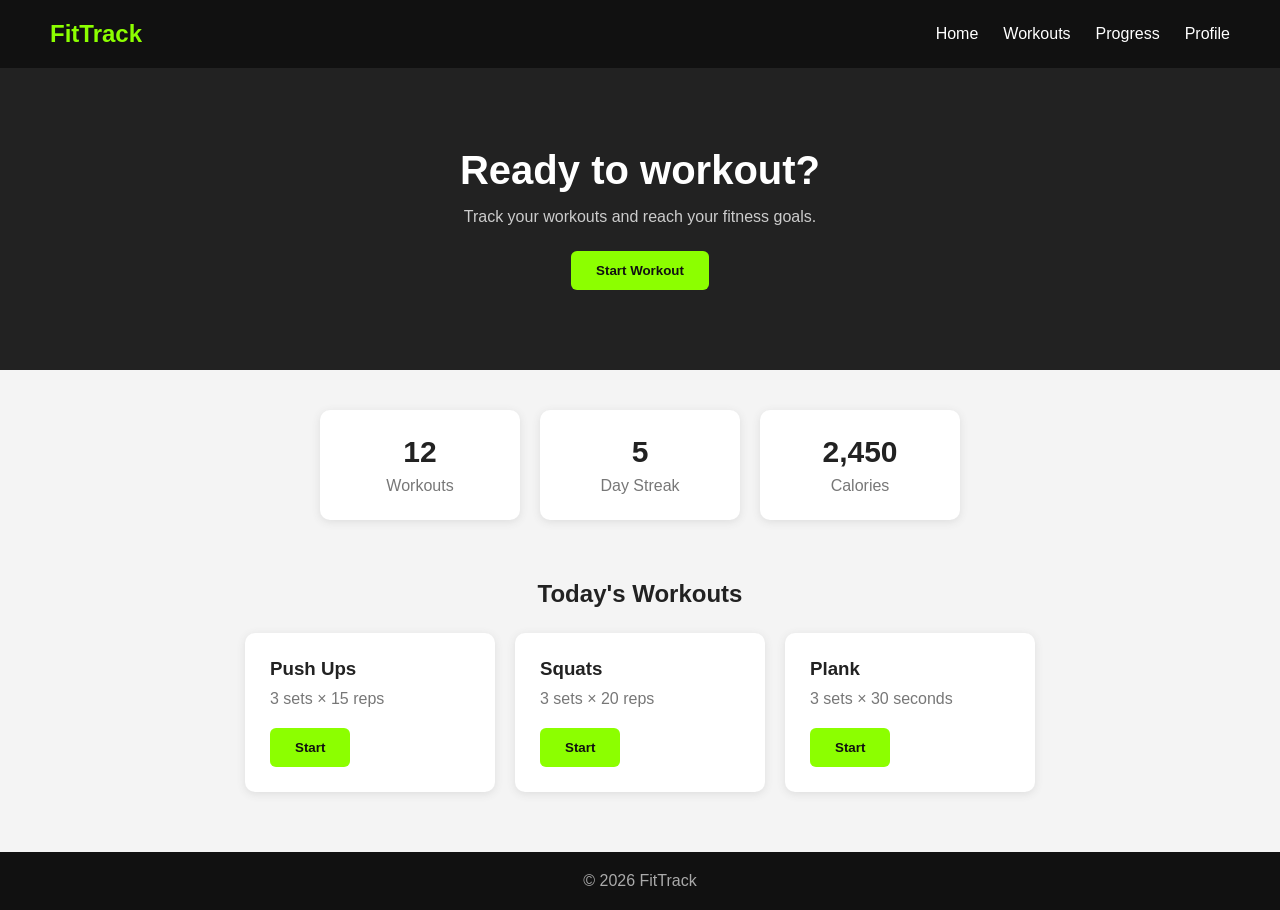
<file: index.html>
<!DOCTYPE html>
<html>
<head>
    <meta charset="UTF-8">
    <meta http-equiv="refresh" content="0; url=HTML/gymApp.html">
    <title>Gym App</title>
</head>
<body>
    <p>Loading Gym App...</p>
    <a href="HTML/gymApp.html">Open Gym App</a>
</body>
</html>
</file>
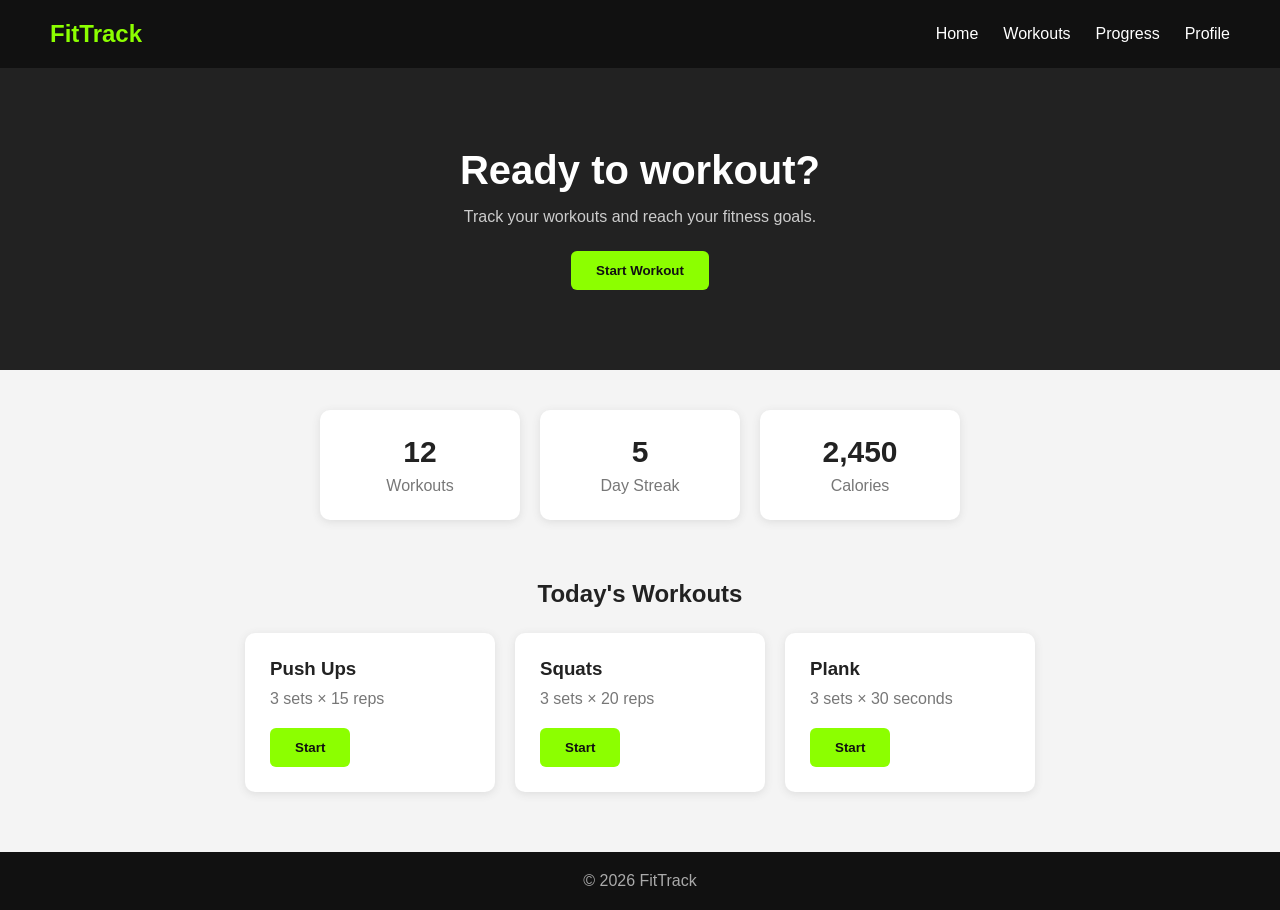
<file: HTML/gymApp.html>
<!doctype html>
<html lang="en">
  <head>
    <meta charset="UTF-8" />
    <meta name="viewport" content="width=device-width, initial-scale=1.0" />
    <title>Document</title>
    <link rel="stylesheet" href="/CSS/gymApp.css" />
  </head>
  <body>
    <nav>
      <h2>FitTrack</h2>

      <ul>
        <li><a href="gymApp.html">Home</a></li>
        <li><a href="workOut.html">Workouts</a></li>
        <li><a href="progress.html">Progress</a></li>
        <li><a href="profile.html">Profile</a></li>
      </ul>
    </nav>

    <section class="hero">
      <h1>Ready to workout?</h1>

      <p>Track your workouts and reach your fitness goals.</p>

<button onclick="startWorkout()">Start Workout</button>
    </section>

    <section class="stats">
      <div class="stat">
        <h3>12</h3>
        <p>Workouts</p>
      </div>

      <div class="stat">
        <h3>5</h3>
        <p>Day Streak</p>
      </div>

      <div class="stat">
        <h3>2,450</h3>
        <p>Calories</p>
      </div>
    </section>

    <section class="workouts">
      <h2>Today's Workouts</h2>

      <div class="workout-container">
        <div class="workout">
          <h3>Push Ups</h3>
          <p>3 sets × 15 reps</p>

          <button onclick="pushUps()">Start</button>
        </div>

        <div class="workout">
          <h3>Squats</h3>
          <p>3 sets × 20 reps</p>

            <button onclick="squats()">Start</button>
        </div>

        <div class="workout">
          <h3>Plank</h3>
          <p>3 sets × 30 seconds</p>

          <button onclick="planks()">Start</button>
        </div>
      </div>
    </section>
    <footer>
      <p>© 2026 FitTrack</p>
    </footer>

<script src="/JS/gymApp.js"></script>
  </body>
</html>
</file>
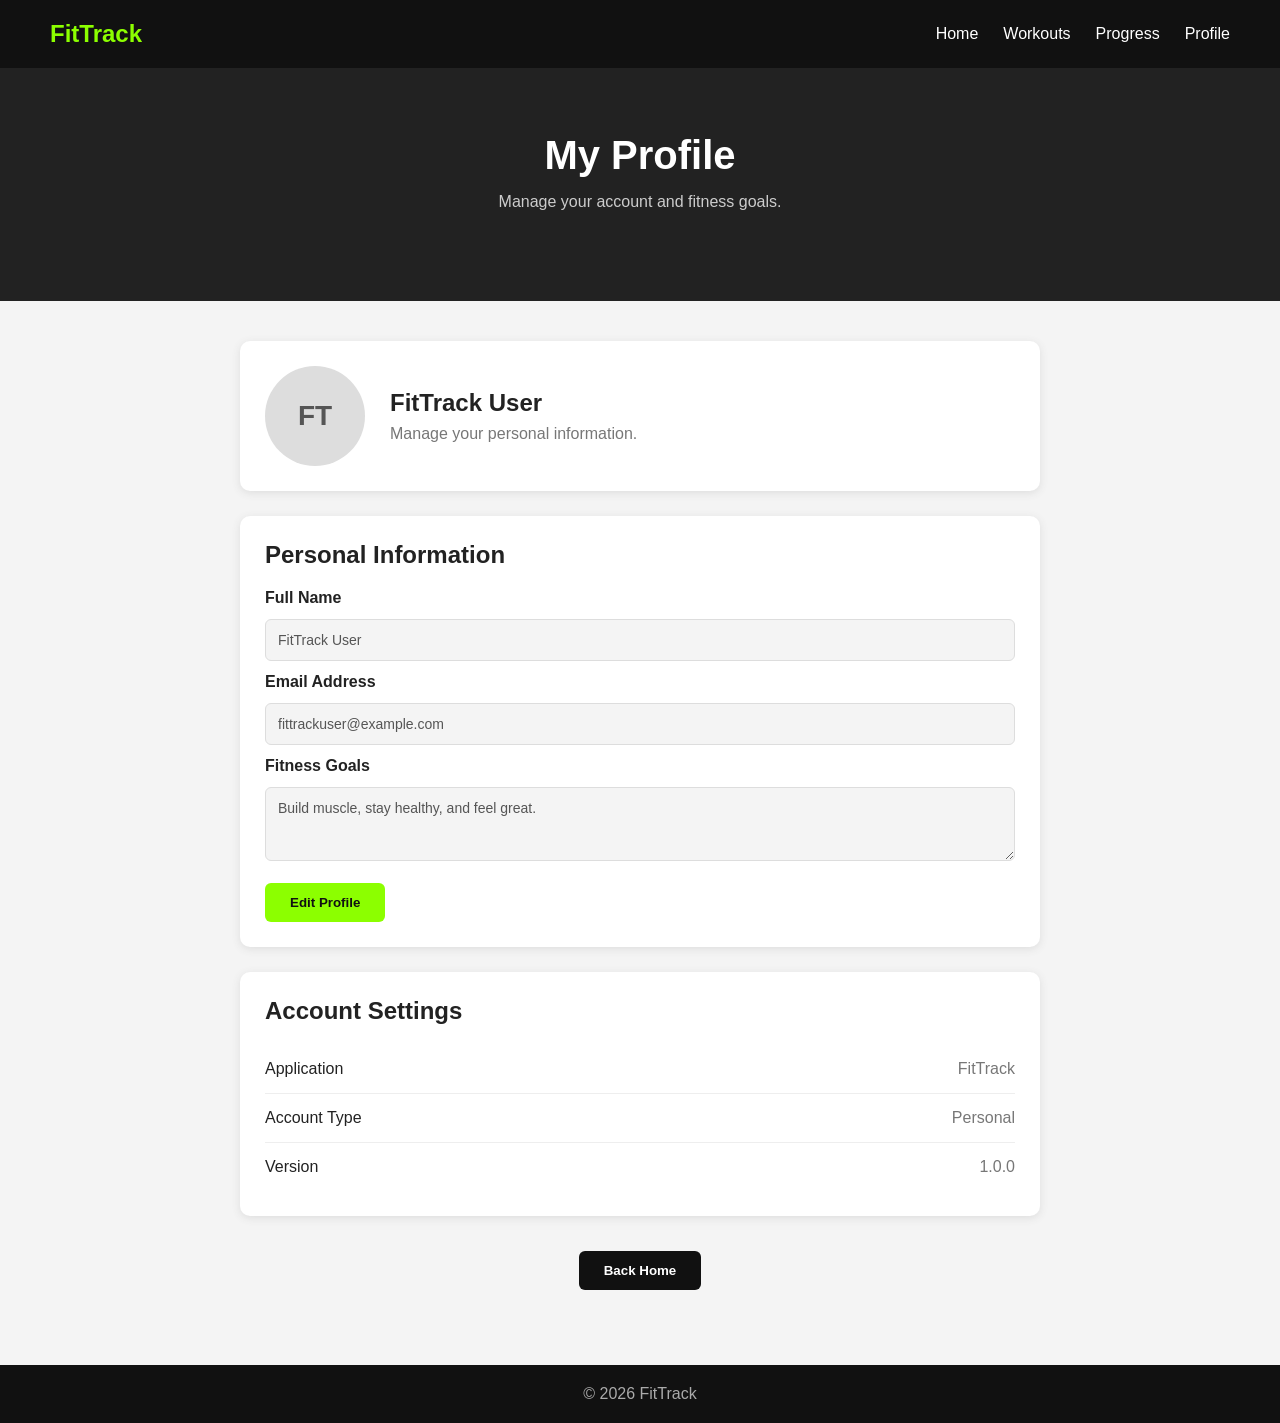
<file: HTML/profile.html>
<!DOCTYPE html>
<html lang="en">
<head>
    <meta charset="UTF-8">
    <meta name="viewport" content="width=device-width, initial-scale=1.0">

    <title>Profile - FitTrack</title>

    <link rel="stylesheet" href="/CSS/gymApp.css">
    <link rel="stylesheet" href="/CSS/profile.css">
</head>

<body>

    <nav>
        <h2>FitTrack</h2>

        <ul>
            <li><a href="gymApp.html">Home</a></li>
            <li><a href="workOut.html">Workouts</a></li>
            <li><a href="progress.html">Progress</a></li>
            <li><a href="profile.html">Profile</a></li>
        </ul>
    </nav>

    <section class="hero page-hero">
        <h1>My Profile</h1>
        <p>Manage your account and fitness goals.</p>
    </section>

    <main class="container">

        <section class="profile-card">

            <div class="profile-avatar">
                <span>FT</span>
            </div>

            <div class="profile-info">

                <h2 id="display-name">FitTrack User</h2>
                <p>Manage your personal information.</p>

            </div>

        </section>


        <section class="profile-section">

            <h2>Personal Information</h2>

            <form id="profile-form">

                <label for="profile-name">Full Name</label>
                <input
                    type="text"
                    id="profile-name"
                    disabled
                    required
                >

                <label for="profile-email">Email Address</label>
                <input
                    type="email"
                    id="profile-email"
                    disabled
                    required
                >

                <label for="profile-goal">Fitness Goals</label>
                <textarea
                    id="profile-goal"
                    rows="3"
                    disabled
                    required
                ></textarea>

                <button type="button" id="edit-profile-btn">
                    Edit Profile
                </button>

            </form>

        </section>


        <section class="profile-section">

            <h2>Account Settings</h2>

            <div class="settings-item">
                <p>Application</p>
                <span>FitTrack</span>
            </div>

            <div class="settings-item">
                <p>Account Type</p>
                <span>Personal</span>
            </div>

            <div class="settings-item">
                <p>Version</p>
                <span>1.0.0</span>
            </div>

        </section>

        <div class="bottom-buttons">
            <button onclick="goHome()">Back Home</button>
        </div>

    </main>

    <footer>
        <p>© 2026 FitTrack</p>
    </footer>

    <script src="/JS/gymApp.js"></script>

</body>
</html>
</file>
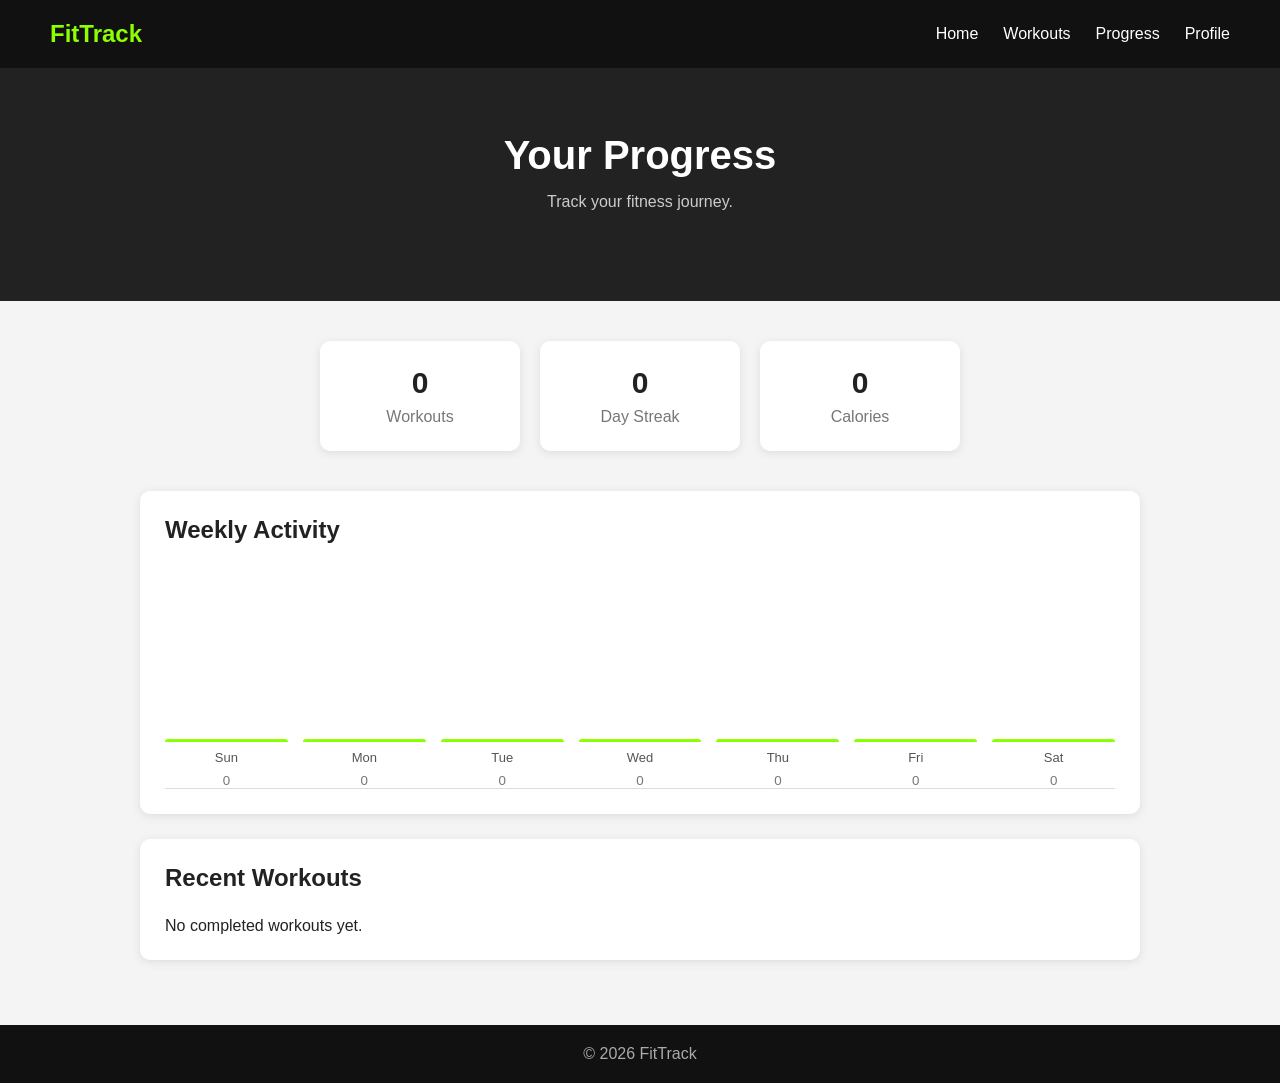
<file: HTML/progress.html>
<!DOCTYPE html>
<html lang="en">
<head>
    <meta charset="UTF-8">
    <meta name="viewport" content="width=device-width, initial-scale=1.0">

    <title>Progress - FitTrack</title>

    <link rel="stylesheet" href="/CSS/gymApp.css">
    <link rel="stylesheet" href="/CSS/progress.css">
</head>

<body>

    <nav>
        <h2>FitTrack</h2>

        <ul>
            <li><a href="gymApp.html">Home</a></li>
            <li><a href="workOut.html">Workouts</a></li>
            <li><a href="progress.html">Progress</a></li>
            <li><a href="profile.html">Profile</a></li>
        </ul>
    </nav>

    <section class="hero page-hero">
        <h1>Your Progress</h1>
        <p>Track your fitness journey.</p>
    </section>

    <main class="container">

        <section class="progress-stats">

            <div class="stat">
                <h3 id="total-workouts">0</h3>
                <p>Workouts</p>
            </div>

            <div class="stat">
                <h3 id="total-streak">0</h3>
                <p>Day Streak</p>
            </div>

            <div class="stat">
                <h3 id="total-calories">0</h3>
                <p>Calories</p>
            </div>

        </section>


        <section class="progress-section">

            <h2>Weekly Activity</h2>

            <div class="chart" id="weekly-chart"></div>

        </section>


        <section class="progress-section">

            <h2>Recent Workouts</h2>

            <div class="recent-workouts" id="recent-workouts">
                <p>No completed workouts yet.</p>
            </div>

        </section>

    </main>

    <footer>
        <p>© 2026 FitTrack</p>
    </footer>

    <script src="/JS/gymApp.js"></script>

</body>
</html>
</file>
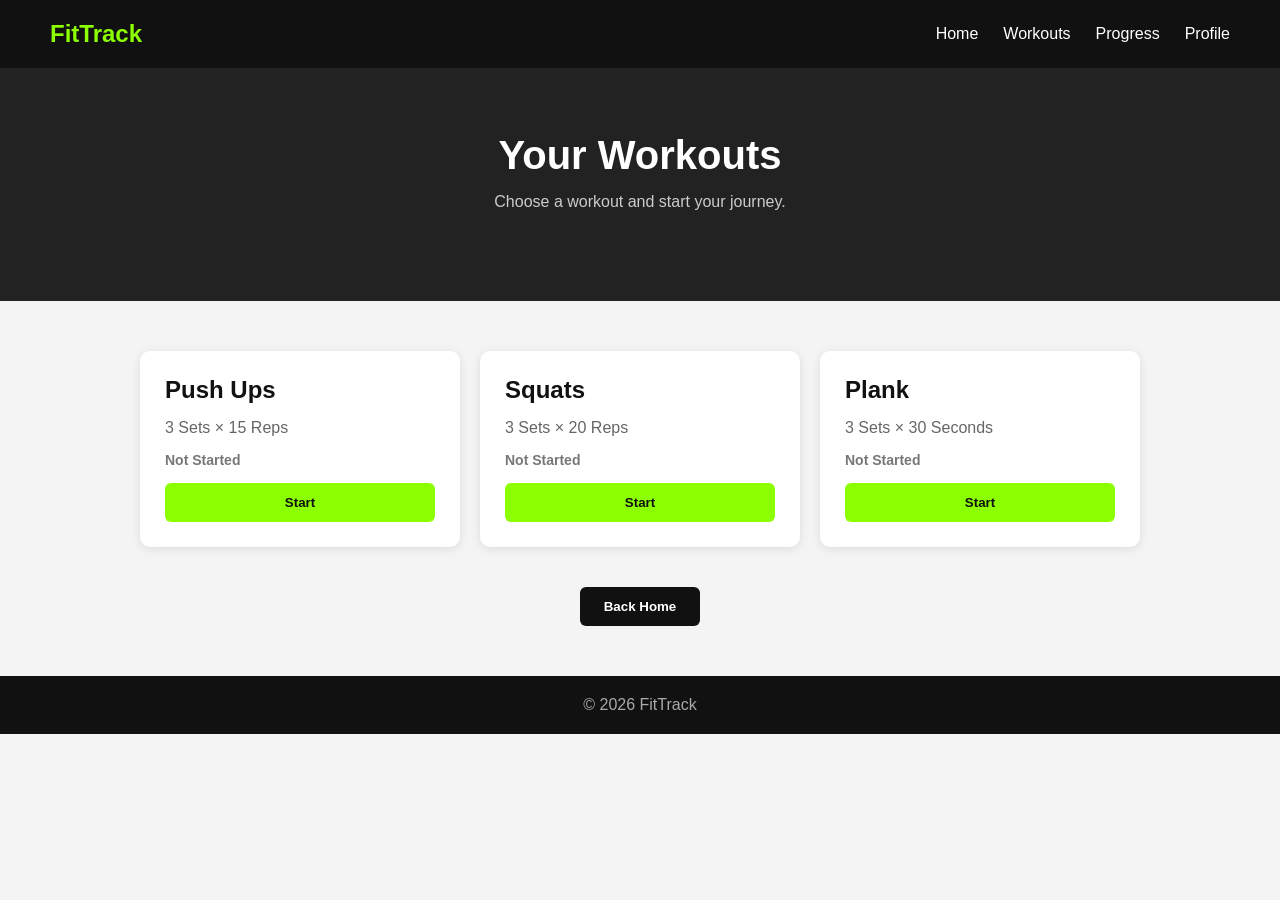
<file: HTML/workOut.html>
<!DOCTYPE html>
<html lang="en">
<head>
    <meta charset="UTF-8">
    <meta name="viewport" content="width=device-width, initial-scale=1.0">

    <title>Workouts - FitTrack</title>

    <link rel="stylesheet" href="/CSS/gymApp.css">
    <link rel="stylesheet" href="/CSS/workOuts.css">
</head>

<body>

    <nav>
        <h2>FitTrack</h2>

        <ul>
            <li><a href="gymApp.html">Home</a></li>
            <li><a href="workOut.html">Workouts</a></li>
            <li><a href="progress.html">Progress</a></li>
            <li><a href="profile.html">Profile</a></li>
        </ul>
    </nav>

    <section class="hero page-hero">
        <h1>Your Workouts</h1>
        <p>Choose a workout and start your journey.</p>
    </section>

    <main class="container">

        <section class="workout-list" id="workout-list">

            <div class="workout-card" data-id="pushups">
                <h2>Push Ups</h2>
                <p>3 Sets × 15 Reps</p>
                <span class="workout-status">Not Started</span>
                <button class="workout-btn">Start</button>
            </div>

            <div class="workout-card" data-id="squats">
                <h2>Squats</h2>
                <p>3 Sets × 20 Reps</p>
                <span class="workout-status">Not Started</span>
                <button class="workout-btn">Start</button>
            </div>

            <div class="workout-card" data-id="plank">
                <h2>Plank</h2>
                <p>3 Sets × 30 Seconds</p>
                <span class="workout-status">Not Started</span>
                <button class="workout-btn">Start</button>
            </div>

        </section>

        <div class="bottom-buttons">
            <button onclick="goHome()">Back Home</button>
        </div>

    </main>

    <footer>
        <p>© 2026 FitTrack</p>
    </footer>

    <script src="/JS/gymApp.js"></script>

</body>
</html>
</file>
<file: CSS/gymApp.css>
* {
    margin: 0;
    padding: 0;
    box-sizing: border-box;
}

body {
    font-family: Arial, sans-serif;
    background: #f4f4f4;
    color: #222;
}


/* NAVBAR */

nav {
    background: #111;
    color: white;

    padding: 20px 50px;

    display: flex;
    justify-content: space-between;
    align-items: center;
}

nav h2 {
    color: #8cff00;
}

nav ul {
    display: flex;
    gap: 25px;

    list-style: none;
}

nav a {
    color: white;
    text-decoration: none;
}

nav a:hover {
    color: #8cff00;
}


/* HERO */

.hero {
    text-align: center;

    padding: 80px 20px;

    background: #222;
    color: white;
}

.hero h1 {
    font-size: 40px;
    margin-bottom: 15px;
}

.hero p {
    color: #ccc;
    margin-bottom: 25px;
}

button {
    background: #8cff00;
    color: #111;

    border: none;
    padding: 12px 25px;

    border-radius: 6px;

    cursor: pointer;
    font-weight: bold;
}

button:hover {
    background: #70d900;
}


/* STATS */

.stats {
    display: flex;
    justify-content: center;

    gap: 20px;

    padding: 40px 20px;
}

.stat {
    background: white;

    width: 200px;

    padding: 25px;

    text-align: center;

    border-radius: 10px;

    box-shadow: 0 2px 8px #ddd;
}

.stat h3 {
    font-size: 30px;
    color: #222;

    margin-bottom: 8px;
}

.stat p {
    color: #777;
}


/* WORKOUTS */

.workouts {
    padding: 20px 50px 60px;
}

.workouts h2 {
    text-align: center;

    margin-bottom: 25px;
}

.workout-container {
    display: flex;

    justify-content: center;

    gap: 20px;
}

.workout {
    background: white;

    width: 250px;

    padding: 25px;

    border-radius: 10px;

    box-shadow: 0 2px 8px #ddd;
}

.workout h3 {
    margin-bottom: 10px;
}

.workout p {
    color: #777;

    margin-bottom: 20px;
}


/* FOOTER */

footer {
    background: #111;

    color: #aaa;

    text-align: center;

    padding: 20px;
}


/* MOBILE */

@media (max-width: 700px) {

    nav {
        padding: 20px;
    }

    nav ul {
        gap: 10px;
    }

    .hero h1 {
        font-size: 30px;
    }

    .stats {
        flex-direction: column;
        align-items: center;
    }

    .workout-container {
        flex-direction: column;
        align-items: center;
    }

    .workouts {
        padding: 20px;
    }
}
</file>
<file: CSS/profile.css>
.container {
    width: 90%;
    max-width: 800px;
    margin: auto;
    padding: 40px 0;
}

.page-hero {
    padding: 65px 20px;
}

.page-hero h1 {
    font-size: 40px;
    margin-bottom: 15px;
}

.profile-card {
    display: flex;
    align-items: center;
    gap: 25px;
    background: white;
    padding: 25px;
    border-radius: 10px;
    box-shadow: 0 2px 8px #ddd;
    margin-bottom: 25px;
}

.profile-avatar {
    width: 100px;
    height: 100px;
    background: #ddd;
    border-radius: 50%;
    display: flex;
    justify-content: center;
    align-items: center;
}

.profile-avatar span {
    font-size: 28px;
    font-weight: bold;
    color: #555;
}

.profile-info h2 {
    margin-bottom: 8px;
}

.profile-info p {
    color: #777;
}

.profile-section {
    background: white;
    padding: 25px;
    border-radius: 10px;
    box-shadow: 0 2px 8px #ddd;
    margin-bottom: 25px;
}

.profile-section h2 {
    margin-bottom: 20px;
}

#profile-form {
    display: flex;
    flex-direction: column;
    gap: 12px;
}

#profile-form label {
    font-weight: bold;
}

#profile-form input,
#profile-form textarea {
    width: 100%;
    padding: 12px;
    border: 1px solid #ddd;
    border-radius: 6px;
    font-family: Arial, sans-serif;
    font-size: 14px;
}

#profile-form input:disabled,
#profile-form textarea:disabled {
    background: #f4f4f4;
    color: #555;
}

#profile-form button {
    margin-top: 10px;
    align-self: flex-start;
}

.settings-item {
    display: flex;
    justify-content: space-between;
    padding: 15px 0;
    border-bottom: 1px solid #eee;
}

.settings-item:last-child {
    border-bottom: none;
}

.settings-item span {
    color: #777;
}

.bottom-buttons {
    text-align: center;
    margin: 35px 0;
}

.bottom-buttons button {
    background: #111;
    color: white;
    padding: 12px 25px;
    border: none;
    border-radius: 6px;
    cursor: pointer;
}

.bottom-buttons button:hover {
    background: #333;
}

footer {
    background: #111;
    color: #aaa;
    text-align: center;
    padding: 20px;
}

@media (max-width: 600px) {
    .container {
        padding: 25px 0;
    }

    .profile-card {
        gap: 15px;
        padding: 18px;
    }

    .profile-avatar {
        width: 75px;
        height: 75px;
        flex-shrink: 0;
    }

    .profile-info h2 {
        font-size: 18px;
    }

    .page-hero h1 {
        font-size: 30px;
    }

    .profile-section {
        padding: 18px;
    }
}
</file>
<file: CSS/progress.css>
.container {
    width: 90%;
    max-width: 1000px;
    margin: auto;
    padding: 40px 0;
}

.page-hero {
    padding: 65px 20px;
}

.page-hero h1 {
    font-size: 40px;
    margin-bottom: 15px;
}

.progress-stats {
    display: flex;
    justify-content: center;
    gap: 20px;
    margin-bottom: 40px;
}

.progress-stats .stat {
    width: 200px;
}

.progress-section {
    background: white;
    padding: 25px;
    margin-bottom: 25px;
    border-radius: 10px;
    box-shadow: 0 2px 8px #ddd;
}

.progress-section h2 {
    margin-bottom: 25px;
}

.chart {
    height: 220px;
    display: flex;
    justify-content: space-around;
    align-items: flex-end;
    gap: 15px;
    border-bottom: 1px solid #ddd;
}

.chart-item {
    flex: 1;
    height: 100%;
    display: flex;
    flex-direction: column;
    align-items: center;
    justify-content: flex-end;
    gap: 8px;
}

.chart-bar-container {
    height: 160px;
    width: 100%;
    display: flex;
    align-items: flex-end;
}

.chart-bar {
    width: 100%;
    min-height: 3px;
    background: #8cff00;
    border-radius: 5px 5px 0 0;
}

.chart-item p {
    color: #555;
    font-size: 13px;
}

.chart-item small {
    color: #777;
}

.recent-workouts {
    display: flex;
    flex-direction: column;
    gap: 12px;
}

.recent-item {
    display: flex;
    justify-content: space-between;
    align-items: center;
    background: #f4f4f4;
    padding: 15px;
    border-radius: 6px;
}

.recent-item h3 {
    font-size: 16px;
    margin-bottom: 5px;
}

.recent-item p {
    color: #777;
    font-size: 13px;
}

.recent-item span {
    color: #55aa00;
    font-weight: bold;
    font-size: 14px;
}

footer {
    background: #111;
    color: #aaa;
    text-align: center;
    padding: 20px;
}

@media (max-width: 700px) {
    .container {
        padding: 25px 0;
    }

    .progress-stats {
        flex-wrap: wrap;
        gap: 10px;
    }

    .progress-stats .stat {
        width: 45%;
        min-width: 130px;
    }

    .page-hero h1 {
        font-size: 30px;
    }

    .progress-section {
        padding: 18px;
    }

    .chart {
        gap: 7px;
    }
}
</file>
<file: CSS/workOuts.css>
.container {
    width: 90%;
    max-width: 1000px;
    margin: auto;
    padding: 50px 0;
}

.page-hero {
    padding: 65px 20px;
}

.page-hero h1 {
    font-size: 40px;
    margin-bottom: 15px;
}

.workout-list {
    display: grid;
    grid-template-columns: repeat(auto-fit, minmax(250px, 1fr));
    gap: 20px;
}

.workout-card {
    background: white;
    padding: 25px;
    border-radius: 10px;
    box-shadow: 0 2px 10px rgba(0,0,0,0.1);

    display: flex;
    flex-direction: column;
    gap: 15px;
}

.workout-card h2 {
    color: #111;
}

.workout-card p {
    color: #666;
}

.workout-status {
    color: #777;
    font-size: 14px;
    font-weight: bold;
}

.workout-card button {
    border: none;
    background: #8cff00;
    color: #111;
    padding: 12px;
    border-radius: 6px;
    cursor: pointer;
    font-weight: bold;
}

.workout-card button:hover {
    background: #75d900;
}

.workout-card button:disabled {
    background: #ddd;
    cursor: default;
}

.bottom-buttons {
    margin-top: 40px;
    text-align: center;
}

.bottom-buttons button {
    border: none;
    background: #111;
    color: white;
    padding: 12px 24px;
    border-radius: 6px;
    cursor: pointer;
}

.bottom-buttons button:hover {
    background: #333;
}

footer {
    background: #111;
    color: #aaa;
    text-align: center;
    padding: 20px;
}

@media (max-width: 700px) {
    .container {
        padding: 30px 0;
    }

    .page-hero h1 {
        font-size: 30px;
    }
}
</file>
